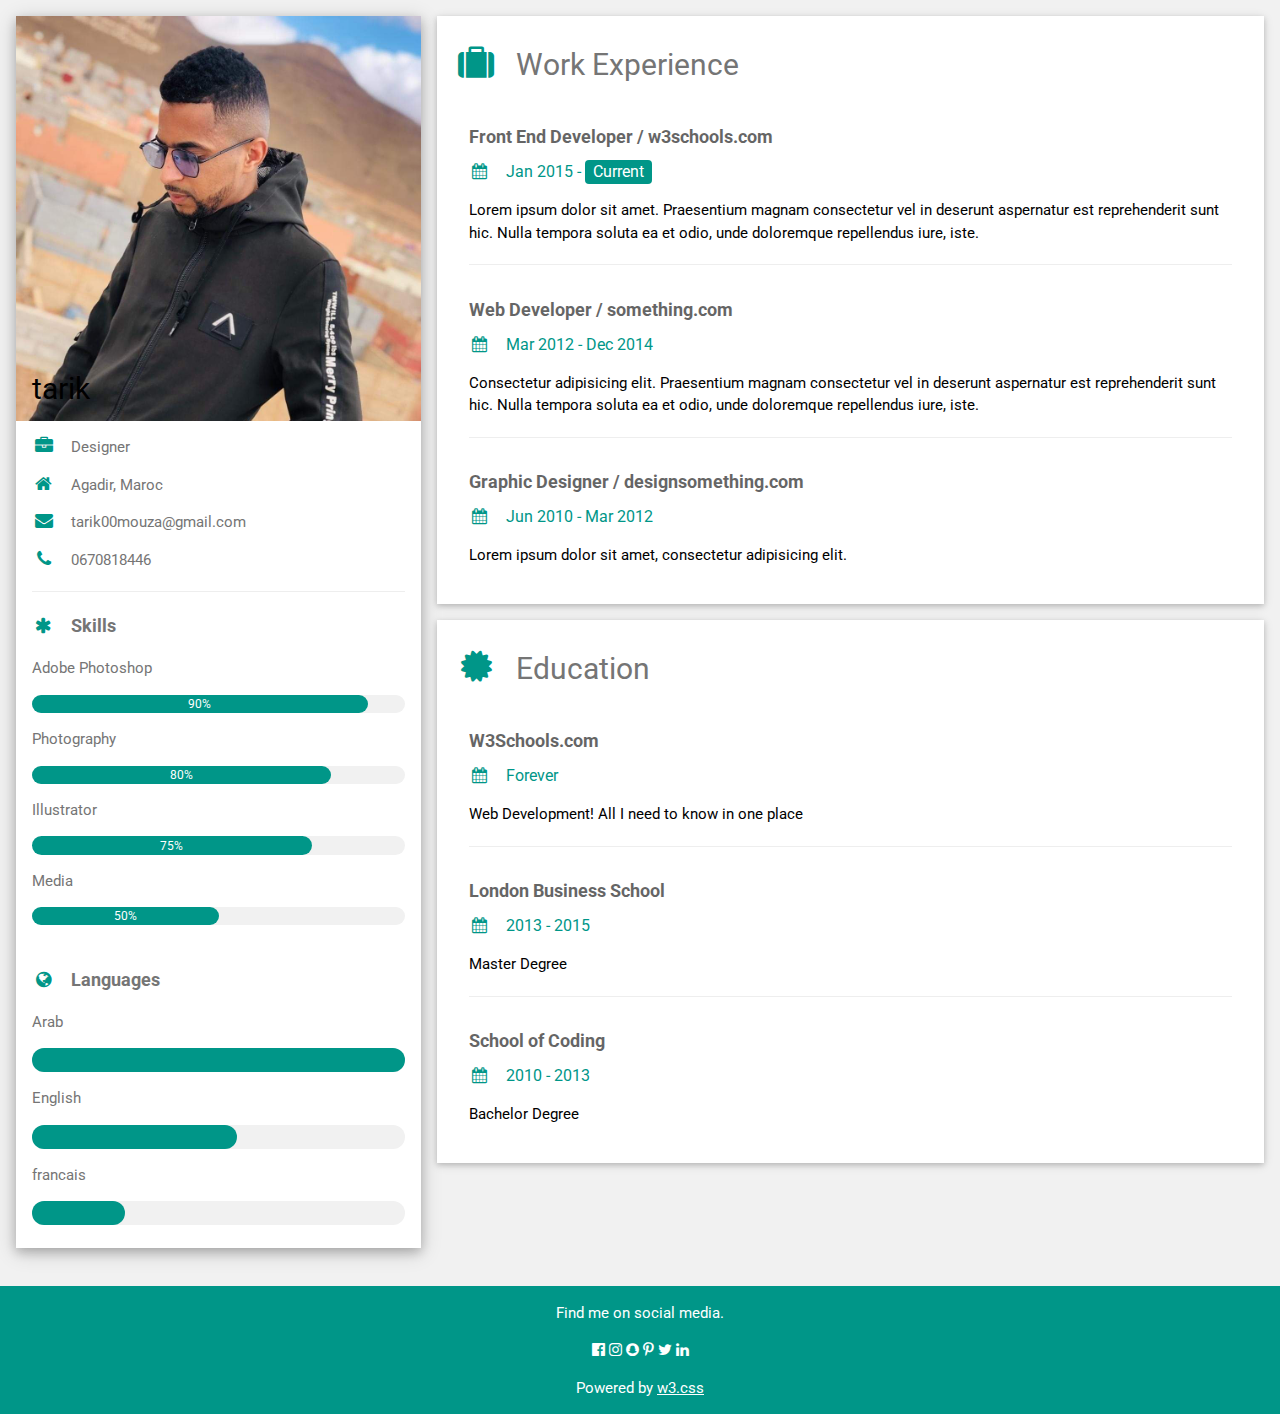
<file: traik/tarik.html>
<!DOCTYPE html>
<html>
<head>
<title>Tarik</title>
<meta charset="UTF-8">
<meta name="viewport" content="width=device-width, initial-scale=1">
<link rel="stylesheet" href="https://www.w3schools.com/w3css/4/w3.css">
<link rel='stylesheet' href='https://fonts.googleapis.com/css?family=Roboto'>
<link rel="stylesheet" href="https://cdnjs.cloudflare.com/ajax/libs/font-awesome/4.7.0/css/font-awesome.min.css">
<style>
html,body,h1,h2,h3,h4,h5,h6 {font-family: "Roboto", sans-serif}
</style>
</head>
<body class="w3-light-grey">

<!-- Page Container -->
<div class="w3-content w3-margin-top" style="max-width:1400px;">

  <!-- The Grid -->
  <div class="w3-row-padding">
  
    <!-- Left Column -->
    <div class="w3-third">
    
      <div class="w3-white w3-text-grey w3-card-4">
        <div class="w3-display-container">
          <img src="img/photo_2022-04-08_15-37-23.jpg" style="width:100%" alt="Avatar">
          <div class="w3-display-bottomleft w3-container w3-text-black">
            <h2>tarik</h2>
          </div>
        </div>
        <div class="w3-container">
          <p><i class="fa fa-briefcase fa-fw w3-margin-right w3-large w3-text-teal"></i>Designer</p>
          <p><i class="fa fa-home fa-fw w3-margin-right w3-large w3-text-teal"></i>Agadir, Maroc</p>
          <p><i class="fa fa-envelope fa-fw w3-margin-right w3-large w3-text-teal"></i>tarik00mouza@gmail.com</p>
          <p><i class="fa fa-phone fa-fw w3-margin-right w3-large w3-text-teal"></i>0670818446</p>
          <hr>

          <p class="w3-large"><b><i class="fa fa-asterisk fa-fw w3-margin-right w3-text-teal"></i>Skills</b></p>
          <p>Adobe Photoshop</p>
          <div class="w3-light-grey w3-round-xlarge w3-small">
            <div class="w3-container w3-center w3-round-xlarge w3-teal" style="width:90%">90%</div>
          </div>
          <p>Photography</p>
          <div class="w3-light-grey w3-round-xlarge w3-small">
            <div class="w3-container w3-center w3-round-xlarge w3-teal" style="width:80%">
              <div class="w3-center w3-text-white">80%</div>
            </div>
          </div>
          <p>Illustrator</p>
          <div class="w3-light-grey w3-round-xlarge w3-small">
            <div class="w3-container w3-center w3-round-xlarge w3-teal" style="width:75%">75%</div>
          </div>
          <p>Media</p>
          <div class="w3-light-grey w3-round-xlarge w3-small">
            <div class="w3-container w3-center w3-round-xlarge w3-teal" style="width:50%">50%</div>
          </div>
          <br>

          <p class="w3-large w3-text-theme"><b><i class="fa fa-globe fa-fw w3-margin-right w3-text-teal"></i>Languages</b></p>
          <p>Arab</p>
          <div class="w3-light-grey w3-round-xlarge">
            <div class="w3-round-xlarge w3-teal" style="height:24px;width:100%"></div>
          </div>
          <p>English</p>
          <div class="w3-light-grey w3-round-xlarge">
            <div class="w3-round-xlarge w3-teal" style="height:24px;width:55%"></div>
          </div>
          <p>francais</p>
          <div class="w3-light-grey w3-round-xlarge">
            <div class="w3-round-xlarge w3-teal" style="height:24px;width:25%"></div>
          </div>
          <br>
        </div>
      </div><br>

    <!-- End Left Column -->
    </div>

    <!-- Right Column -->
    <div class="w3-twothird">
    
      <div class="w3-container w3-card w3-white w3-margin-bottom">
        <h2 class="w3-text-grey w3-padding-16"><i class="fa fa-suitcase fa-fw w3-margin-right w3-xxlarge w3-text-teal"></i>Work Experience</h2>
        <div class="w3-container">
          <h5 class="w3-opacity"><b>Front End Developer / w3schools.com</b></h5>
          <h6 class="w3-text-teal"><i class="fa fa-calendar fa-fw w3-margin-right"></i>Jan 2015 - <span class="w3-tag w3-teal w3-round">Current</span></h6>
          <p>Lorem ipsum dolor sit amet. Praesentium magnam consectetur vel in deserunt aspernatur est reprehenderit sunt hic. Nulla tempora soluta ea et odio, unde doloremque repellendus iure, iste.</p>
          <hr>
        </div>
        <div class="w3-container">
          <h5 class="w3-opacity"><b>Web Developer / something.com</b></h5>
          <h6 class="w3-text-teal"><i class="fa fa-calendar fa-fw w3-margin-right"></i>Mar 2012 - Dec 2014</h6>
          <p>Consectetur adipisicing elit. Praesentium magnam consectetur vel in deserunt aspernatur est reprehenderit sunt hic. Nulla tempora soluta ea et odio, unde doloremque repellendus iure, iste.</p>
          <hr>
        </div>
        <div class="w3-container">
          <h5 class="w3-opacity"><b>Graphic Designer / designsomething.com</b></h5>
          <h6 class="w3-text-teal"><i class="fa fa-calendar fa-fw w3-margin-right"></i>Jun 2010 - Mar 2012</h6>
          <p>Lorem ipsum dolor sit amet, consectetur adipisicing elit. </p><br>
        </div>
      </div>

      <div class="w3-container w3-card w3-white">
        <h2 class="w3-text-grey w3-padding-16"><i class="fa fa-certificate fa-fw w3-margin-right w3-xxlarge w3-text-teal"></i>Education</h2>
        <div class="w3-container">
          <h5 class="w3-opacity"><b>W3Schools.com</b></h5>
          <h6 class="w3-text-teal"><i class="fa fa-calendar fa-fw w3-margin-right"></i>Forever</h6>
          <p>Web Development! All I need to know in one place</p>
          <hr>
        </div>
        <div class="w3-container">
          <h5 class="w3-opacity"><b>London Business School</b></h5>
          <h6 class="w3-text-teal"><i class="fa fa-calendar fa-fw w3-margin-right"></i>2013 - 2015</h6>
          <p>Master Degree</p>
          <hr>
        </div>
        <div class="w3-container">
          <h5 class="w3-opacity"><b>School of Coding</b></h5>
          <h6 class="w3-text-teal"><i class="fa fa-calendar fa-fw w3-margin-right"></i>2010 - 2013</h6>
          <p>Bachelor Degree</p><br>
        </div>
      </div>

    <!-- End Right Column -->
    </div>
    
  <!-- End Grid -->
  </div>
  
  <!-- End Page Container -->
</div>

<footer class="w3-container w3-teal w3-center w3-margin-top">
  <p>Find me on social media.</p>
  <i class="fa fa-facebook-official w3-hover-opacity"></i>
  <i class="fa fa-instagram w3-hover-opacity"></i>
  <i class="fa fa-snapchat w3-hover-opacity"></i>
  <i class="fa fa-pinterest-p w3-hover-opacity"></i>
  <i class="fa fa-twitter w3-hover-opacity"></i>
  <i class="fa fa-linkedin w3-hover-opacity"></i>
  <p>Powered by <a href="https://www.w3schools.com/w3css/default.asp" target="_blank">w3.css</a></p>
</footer>

</body>
</html>
</file>
